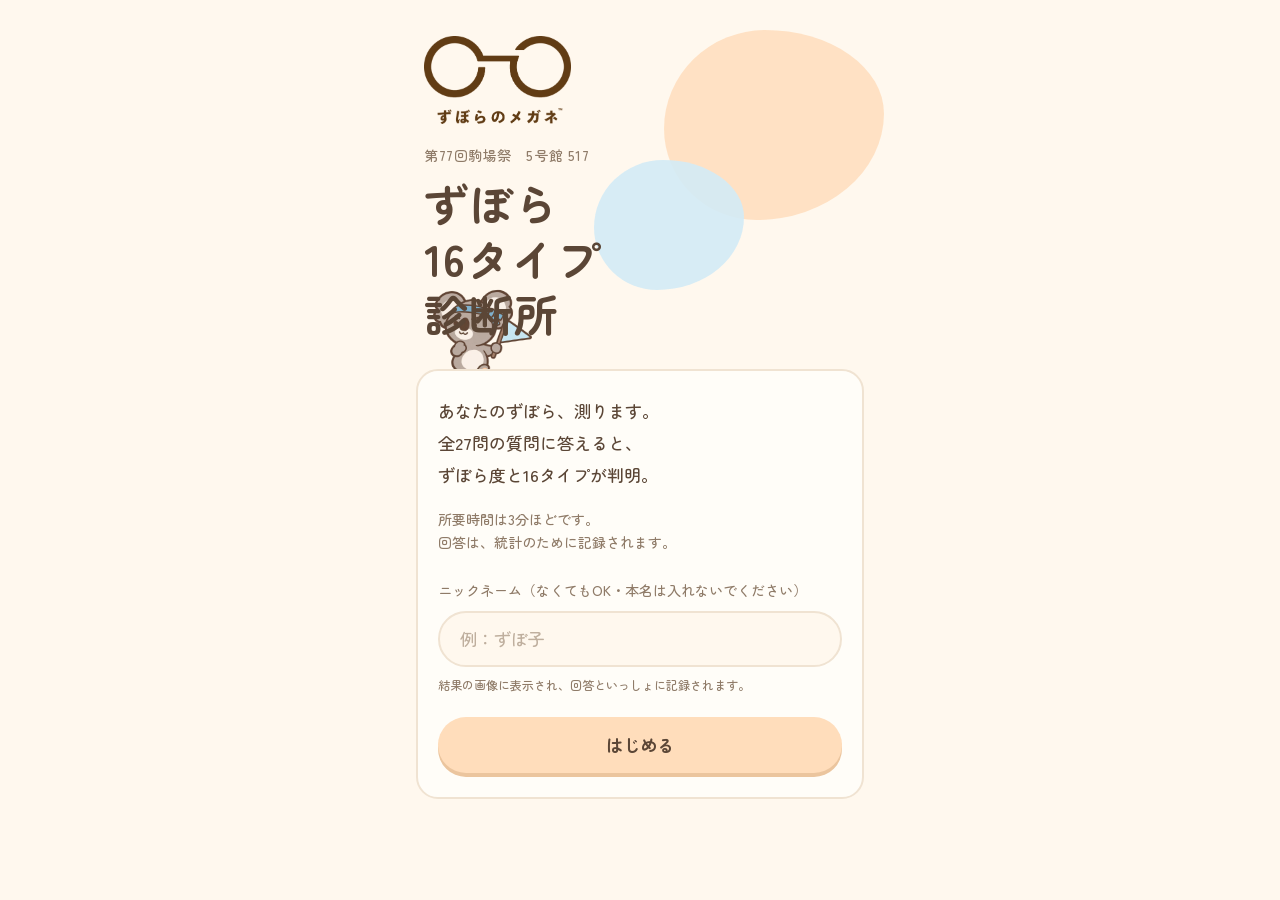
<file: index.html>
<!doctype html>
<!-- tools/build.py が index.src.html から作ったファイル。直接編集しない（2026.0.7） -->
<html lang="ja">
<head>
  <meta charset="utf-8">
  <meta name="viewport" content="width=device-width, initial-scale=1, viewport-fit=cover">
  <meta name="theme-color" content="#FFF8EE">
  <meta name="robots" content="noindex">
  <title>ずぼら16タイプ診断所</title>
  <style>@font-face {
  font-family: 'ZenMaru';
  src: url('fonts/ZenMaru-500.woff2') format('woff2');
  font-weight: 400 600;
  font-display: swap;
}
@font-face {
  font-family: 'ZenMaru';
  src: url('fonts/ZenMaru-700.woff2') format('woff2');
  font-weight: 700 900;
  font-display: swap;
}

:root {
  --bg: #FFF8EE;
  --paper: #FFFDF8;
  --line: #F0E3D2;
  --ink: #5B4636;
  --ink-soft: #8F7B68;
  --orange: #FFDDBB;
  --orange-deep: #EFA46A;
  --blue: #D3ECF7;
  --blue-deep: #7DB7D5;
  --mid: #CDBFAF;
  --radius: 22px;
  color-scheme: light;
}

* { box-sizing: border-box; }
html { -webkit-text-size-adjust: 100%; }
body {
  margin: 0;
  background: var(--bg);
  color: var(--ink);
  font-family: 'ZenMaru', 'Hiragino Maru Gothic ProN', 'Hiragino Sans', 'Noto Sans JP', sans-serif;
  font-weight: 500;
  line-height: 1.7;
  -webkit-tap-highlight-color: transparent;
}
[hidden] { display: none !important; }
.visually-hidden {
  position: absolute; width: 1px; height: 1px; overflow: hidden; clip: rect(0 0 0 0); white-space: nowrap;
}

.wrap {
  max-width: 480px;
  margin: 0 auto;
  padding: 0 16px calc(32px + env(safe-area-inset-bottom));
}

.sheet {
  background: var(--paper);
  border: 2px solid var(--line);
  border-radius: var(--radius);
  padding: 24px 20px;
}

.note { color: var(--ink-soft); font-size: 14px; margin: 12px 0 0; }
.note.small { font-size: 12px; line-height: 1.6; }
.note, .lead, .q-text { text-wrap: pretty; }

/* ボタン */
.btn {
  display: block;
  width: 100%;
  min-height: 56px;
  border: 0;
  border-radius: 999px;
  font: inherit;
  font-weight: 700;
  font-size: 17px;
  color: var(--ink);
  cursor: pointer;
  touch-action: manipulation;
  transition: transform .12s ease, background-color .2s;
}
.btn:active { transform: scale(.97); }
.btn-main { background: var(--orange); box-shadow: 0 4px 0 #EBC59E; }
.btn-main:active { box-shadow: 0 1px 0 #EBC59E; transform: translateY(3px); }
.btn-sub { background: transparent; border: 2px solid var(--line); color: var(--ink-soft); }
.btn:disabled { opacity: .6; cursor: default; }
.btn:focus-visible { outline: 3px solid var(--blue-deep); outline-offset: 3px; }

/* スタート */
.start-head {
  position: relative;
  padding: 36px 8px 28px;
}
.start-head::before,
.start-head::after {
  content: '';
  position: absolute;
  z-index: -1;
  border-radius: 46% 54% 58% 42% / 52% 44% 56% 48%;
}
.start-head::before { width: 220px; height: 190px; background: var(--orange); top: 30px; right: -20px; opacity: .8; }
.start-head::after { width: 150px; height: 130px; background: var(--blue); top: 160px; right: 120px; opacity: .9; }
.start-logo {
  display: block;
  max-width: 60%;
  max-height: 88px;
  margin: 0 0 20px;
  object-fit: contain;
}
.start-place { margin: 0 0 8px; font-size: 14px; color: var(--ink-soft); letter-spacing: .04em; }
.start-title {
  margin: 0;
  font-size: 44px;
  line-height: 1.25;
  font-weight: 700;
  letter-spacing: .02em;
}
.start-body .lead { margin: 0; font-size: 17px; line-height: 1.9; }
.start-body .note { margin: 16px 0 24px; }
.nick { display: block; margin: 0 0 22px; }
.nick-label { display: block; margin-bottom: 8px; font-size: 14px; color: var(--ink-soft); }
.nick-input {
  display: block;
  width: 100%;
  min-height: 56px;
  padding: 0 20px;
  border: 2px solid var(--line);
  border-radius: 999px;
  background: var(--bg);
  color: var(--ink);
  font: inherit;
  font-size: 17px; /* 16px未満だと iPhone が入力時に拡大する */
}
.nick-input::placeholder { color: #BFAF9E; }
.nick-input:focus { outline: none; border-color: var(--blue-deep); background: var(--paper); }
.nick-note { display: block; margin-top: 8px; font-size: 12px; color: var(--ink-soft); }
.boot-help { margin: 14px 0 0; font-size: 14px; color: #C9692A; text-wrap: pretty; }
.staff-flag {
  margin: -8px 0 20px;
  padding: 8px 14px;
  border-radius: 12px;
  background: var(--blue);
  font-size: 14px;
}

/* 落ちてくるイラスト。見出しの文字より下、背景の飾りより上に重ねる */
.fall-layer {
  /* 白いカードより上の、見出しのまわりだけを流れる（カードの後ろに隠れないように） */
  position: absolute;
  top: 0;
  bottom: 0;
  left: -16px;
  right: -16px;
  overflow: hidden;
  z-index: 0;
  pointer-events: none;
}
.fall-item {
  position: absolute;
  left: 0;
  top: 0;
  pointer-events: auto;
  touch-action: none;
  user-select: none;
  -webkit-user-select: none;
  -webkit-touch-callout: none;
  cursor: grab;
  will-change: transform;
}
.fall-item.is-held { cursor: grabbing; filter: drop-shadow(0 6px 8px rgba(91, 70, 54, .18)); }
.start-head { pointer-events: none; }
.start-logo, .start-place, .start-title { position: relative; z-index: 1; }
#start .sheet { position: relative; z-index: 1; }

/* 進捗 */
.progress {
  position: sticky;
  top: 0;
  z-index: 5;
  display: flex;
  align-items: center;
  gap: 12px;
  margin: 0 -16px 8px;
  padding: calc(12px + env(safe-area-inset-top)) 20px 12px;
  background: color-mix(in srgb, var(--bg) 92%, transparent);
  backdrop-filter: blur(6px);
  -webkit-backdrop-filter: blur(6px);
}
.progress-bar {
  flex: 1;
  height: 10px;
  border-radius: 999px;
  background: #F3E9DC;
  overflow: hidden;
}
.progress-fill {
  display: block;
  height: 100%;
  width: 0;
  border-radius: inherit;
  background: var(--blue-deep);
  transition: width .3s ease;
}
.progress-text { margin: 0; font-size: 14px; color: var(--ink-soft); font-variant-numeric: tabular-nums; min-width: 52px; text-align: right; }

/* 設問 */
.questions { list-style: none; margin: 0; padding: 0; }
.q {
  background: var(--paper);
  border: 2px solid var(--line);
  border-radius: var(--radius);
  padding: 22px 10px 14px;
  margin: 0 0 14px;
  transition: opacity .25s ease, border-color .25s ease;
  scroll-margin-top: 90px;
}
.q.is-dim { opacity: .45; }
.q.is-active { border-color: #E9CFAF; }
.q.is-missing { animation: nudge .4s ease 2; border-color: var(--orange-deep); }
@keyframes nudge {
  0%, 100% { transform: translateX(0); }
  30% { transform: translateX(-5px); }
  70% { transform: translateX(5px); }
}
.q-text { margin: 0 6px 18px; font-size: 17px; line-height: 1.75; }
.q-no { display: inline-block; min-width: 1.8em; color: var(--ink-soft); font-size: 14px; }

/* 7つのマスを同じ幅にして、丸は必ずマスの中央・マスより小さく収める */
.scale {
  display: grid;
  grid-template-columns: repeat(7, 1fr);
  align-items: center;
}
.dot {
  min-width: 0;
  height: 56px;
  padding: 0;
  border: 0;
  background: none;
  display: grid;
  place-items: center;
  cursor: pointer;
  touch-action: manipulation;
}
.dot::before {
  content: '';
  display: block;
  box-sizing: border-box;
  width: min(calc(var(--k) * 100%), calc(var(--k) * 50px));
  aspect-ratio: 1;
  border-radius: 50%;
  border: 3px solid var(--c);
  background: var(--paper);
  transition: background-color .15s ease, transform .15s ease;
}
.dot:active::before { transform: scale(.9); }
.dot[aria-checked='true']::before { background: var(--c); }
.dot:focus-visible { outline: none; }
.dot:focus-visible::before { box-shadow: 0 0 0 4px var(--blue); }

/* 両端が大きく中央が小さい（マスの幅に対する割合）。左＝賛成（橙）、右＝反対（水色） */
.dot[data-v='6'], .dot[data-v='0'] { --k: .88; }
.dot[data-v='5'], .dot[data-v='1'] { --k: .72; }
.dot[data-v='4'], .dot[data-v='2'] { --k: .57; }
.dot[data-v='3'] { --k: .42; --c: var(--mid); }
.dot[data-v='6'], .dot[data-v='5'], .dot[data-v='4'] { --c: var(--orange-deep); }
.dot[data-v='2'], .dot[data-v='1'], .dot[data-v='0'] { --c: var(--blue-deep); }

.scale-labels {
  display: flex;
  justify-content: space-between;
  padding: 2px 2px 0;
  font-size: 13px;
}
.scale-labels .agree { color: #D98A4E; }
.scale-labels .disagree { color: #5E9DBE; }

.pager {
  display: grid;
  grid-template-columns: 1fr 2fr;
  gap: 12px;
  margin-top: 24px;
}
.pager .btn-sub[hidden] + .btn-main { grid-column: 1 / -1; }

/* 結果 */
#result { padding-top: 20px; }
.result-figure {
  position: relative;
  aspect-ratio: 4 / 5;
  border-radius: 28px;
  overflow: hidden;
}
.result-figure img {
  display: block;
  width: 100%;
  height: 100%;
  -webkit-touch-callout: default;
}
.result-figure img:not([src]) { visibility: hidden; }
.result-wait {
  position: absolute;
  inset: 0;
  display: grid;
  place-items: center;
  margin: 0;
  color: var(--ink-soft);
}
/* 会場でのお願い（シール集計とエピソード） */
.venue-ask {
  margin-top: 18px;
  padding: 16px 18px;
  border-radius: var(--radius);
  background: var(--paper);
  border: 2px dashed var(--orange-deep);
  font-size: 16px;
  line-height: 1.75;
  text-wrap: pretty;
}
.venue-ask p { margin: 0; }
.venue-ask p + p { margin-top: 8px; }
.venue-ask b { color: #C9692A; }
/* 駒場祭公式サイトの企画ページ（投票）へのリンク */
.vote { margin-top: 14px; text-align: center; }
.vote p { margin: 0 0 10px; font-size: 16px; }
.vote b { color: #5E9DBE; }
.btn-vote { display: flex; align-items: center; justify-content: center; text-decoration: none; background: var(--blue); box-shadow: 0 4px 0 #B5D8EA; }
.btn-vote:active { box-shadow: 0 1px 0 #B5D8EA; transform: translateY(3px); }
.result-actions { margin-top: 20px; text-align: center; }
.result-actions .btn-sub { margin-top: 24px; }

@media (prefers-reduced-motion: reduce) {
  * { transition: none !important; animation: none !important; scroll-behavior: auto !important; }
}
</style>
</head>
<body>
  <main class="wrap">

    <section id="start" class="screen">
      <div class="start-head">
        <div class="fall-layer" id="fall-layer" aria-hidden="true"></div>
        <img class="start-logo" id="start-logo" alt="ずぼらのメガネ" hidden>
        <p class="start-place">第77回駒場祭　5号館 517</p>
        <h1 class="start-title">ずぼら<br>16タイプ<br>診断所</h1>
      </div>
      <div class="sheet start-body">
        <p class="lead">あなたのずぼら、測ります。<br>全27問の質問に答えると、<br>ずぼら度と16タイプが判明。</p>
        <p class="note">所要時間は3分ほどです。<br>回答は、統計のために記録されます。</p>
        <label class="nick" for="nickname">
          <span class="nick-label">ニックネーム（なくてもOK・本名は入れないでください）</span>
          <input id="nickname" class="nick-input" type="text" maxlength="10" autocomplete="off" autocapitalize="off" spellcheck="false" enterkeyhint="go" placeholder="例：ずぼ子">
          <span class="nick-note">結果の画像に表示され、回答といっしょに記録されます。</span>
        </label>
        <p class="staff-flag" hidden>スタッフ入力モード（紙と同じ順番）</p>
        <button type="button" class="btn btn-main" id="btn-start" disabled>読み込み中…</button>
        <p class="boot-help" id="boot-help" hidden>うまく始まらないときは、ページを再読み込みしてください。<br>それでもだめなら、Safari か Chrome で開き直してください。</p>
      </div>
    </section>

    <section id="quiz" class="screen" hidden>
      <header class="progress" aria-live="polite">
        <div class="progress-bar"><span class="progress-fill"></span></div>
        <p class="progress-text"><span id="progress-count">0</span> / 27</p>
      </header>
      <ol class="questions" id="questions"></ol>
      <div class="pager">
        <button type="button" class="btn btn-sub" id="btn-back">もどる</button>
        <button type="button" class="btn btn-main" id="btn-next">次へ</button>
      </div>
    </section>

    <section id="result" class="screen" hidden>
      <h2 class="visually-hidden">診断結果</h2>
      <div class="result-figure">
        <img id="result-img" alt="">
        <p class="result-wait" id="result-wait">集計しています</p>
      </div>
      <div class="venue-ask">
        <p>自分の該当するずぼらタイプのイラストの下に<b>シールを貼ってください</b>。</p>
        <p>自分の<b>ずぼらエピソード</b>の共有もお願いします！</p>
      </div>
      <div class="vote">
        <p>楽しんでいただけたら、ぜひ<b>投票</b>お願いします！</p>
        <a class="btn btn-vote" href="https://www.komabasai.net/77/project/428/" target="_blank" rel="noopener">駒場祭公式サイトで投票する</a>
      </div>
      <div class="result-actions">
        <button type="button" class="btn btn-main" id="btn-share">画像を保存・シェア</button>
        <p class="note">画像を長押ししても保存できます。</p>
        <p class="note small">※この偏差値は推定分布に基づく簡易的なものです。<br>本診断は学術的な心理検査ではなく、企画として楽しむものです。</p>
        <button type="button" class="btn btn-sub" id="btn-again">はじめからやり直す</button>
      </div>
    </section>

    <noscript><p class="sheet">このページを使うには JavaScript を有効にしてください。</p></noscript>
  </main>

  <template id="tpl-question">
    <li class="q">
      <p class="q-text"><span class="q-no"></span><span class="q-body"></span></p>
      <div class="scale" role="radiogroup">
        <!-- 左端「そう思う」=6 … 右端「そう思わない」=0 -->
      </div>
      <div class="scale-labels" aria-hidden="true"><span class="agree">そう思う</span><span class="disagree">そう思わない</span></div>
    </li>
  </template>

  <script type="module">var O=[{id:"A1-1",axis:"A1",reverse:!1,text:"\u4EBA\u524D\u3067\u306F\u3061\u3083\u3093\u3068\u3057\u3066\u3044\u308B\u4EBA\u3060\u3068\u601D\u308F\u308C\u3066\u3044\u308B\u81EA\u4FE1\u304C\u3042\u308B"},{id:"A1-2",axis:"A1",reverse:!1,text:"\u554F\u984C\u304C\u751F\u3058\u305F\u3068\u304D\u3001\u4EBA\u306B\u76F8\u8AC7\u305B\u305A\u4E00\u4EBA\u3067\u62B1\u3048\u8FBC\u3080\u307B\u3046\u3060"},{id:"A1-3",axis:"A1",reverse:!0,text:"\u81EA\u5206\u306E\u5931\u6557\u8AC7\u3092\u8A71\u3059\u3053\u3068\u306B\u62B5\u6297\u306F\u306A\u3044"},{id:"A2-1",axis:"A2",reverse:!1,text:"\u81EA\u5206\u306E\u8208\u5473\u5206\u91CE\u306B\u306F\u52AA\u529B\u3092\u60DC\u3057\u307E\u306A\u3044"},{id:"A2-2",axis:"A2",reverse:!1,text:"\u597D\u304D\u306A\u4EBA\u306B\u4F1A\u3046\u305F\u3081\u306A\u3089\u3001\u3069\u3093\u306A\u306B\u9762\u5012\u306A\u3053\u3068\u3067\u3082\u9811\u5F35\u308C\u308B"},{id:"A2-3",axis:"A2",reverse:!0,text:"\u8208\u5473\u306E\u306A\u3044\u3053\u3068\u306B\u3082\u71B1\u610F\u3092\u6301\u3063\u3066\u53D6\u308A\u7D44\u3080"},{id:"A3-1",axis:"A3",reverse:!1,text:"\u4F55\u304B\u306E\u7BC0\u76EE\u3054\u3068\u306B\u3001\u81EA\u5206\u306E\u751F\u6D3B\u306B\u3064\u3044\u3066\u306E\u76EE\u6A19\u3092\u7ACB\u3066\u304C\u3061\u3060"},{id:"A3-2",axis:"A3",reverse:!1,text:"\u81EA\u5206\u306F\u4ED6\u4EBA\u306E\u6307\u6458\u3092\u7D20\u76F4\u306B\u53D7\u3051\u5165\u308C\u3089\u308C\u308B\u30BF\u30A4\u30D7\u3060\u3068\u601D\u3046"},{id:"A3-3",axis:"A3",reverse:!0,text:"\u300C\u305A\u307C\u3089\u300D\u306F\u81EA\u5206\u306E\u6301\u3061\u5473\u3067\u3042\u3063\u3066\u3001\u5F31\u307F\u3067\u306F\u306A\u3044"},{id:"A4-1",axis:"A4",reverse:!0,text:"\u4F55\u304B\u3092\u59CB\u3081\u3088\u3046\u3068\u3059\u308B\u524D\u306B\u3001\u3068\u308A\u3042\u3048\u305A\u3060\u3089\u3051\u308B\u3053\u3068\u304C\u591A\u3044"},{id:"A4-2",axis:"A4",reverse:!1,text:"\u3084\u3089\u306A\u3044\u3068\u3044\u3051\u306A\u3044\u3053\u3068\u306F\u3001\u59CB\u3081\u306A\u3044\u3068\u3044\u3046\u3088\u308A\u59CB\u3081\u3066\u3082\u96C6\u4E2D\u3067\u304D\u306A\u3044\u30BF\u30A4\u30D7\u3060"},{id:"A4-3",axis:"A4",reverse:!0,text:"\u6C17\u3065\u3044\u305F\u3089\u4F55\u3082\u624B\u3092\u4ED8\u3051\u306A\u3044\u307E\u307E\u6DF1\u591C\u306B\u306A\u3063\u3066\u3044\u308B\u3053\u3068\u304C\u3088\u304F\u3042\u308B"},{id:"Z-1",axis:"Z",reverse:!0,text:"\u8AB2\u984C\u3084\u4ED5\u4E8B\u306F\u3001\u7DE0\u3081\u5207\u308A\u3088\u308A\u524D\u306B\u4F59\u88D5\u3092\u3082\u3063\u3066\u7D42\u308F\u3089\u305B\u3066\u3044\u308B"},{id:"Z-2",axis:"Z",reverse:!1,text:"\u98DF\u6750\u306E\u8CDE\u5473\u671F\u9650\u30FB\u6D88\u8CBB\u671F\u9650\u3092\u904E\u304E\u3066\u3057\u307E\u3046\u3053\u3068\u304C\u3088\u304F\u3042\u308B"},{id:"Z-3",axis:"Z",reverse:!0,text:"\u6D17\u6FEF\u7269\u306F\u4E7E\u3044\u305F\u3089\u3059\u3050\u306B\u7573\u3093\u3067\u3057\u307E\u3063\u3066\u3044\u308B"},{id:"Z-4",axis:"Z",reverse:!1,text:"\u76EE\u899A\u307E\u3057\u6642\u8A08\u3092\u4F55\u91CD\u306B\u3082\u304B\u3051\u3066\u3044\u308B"},{id:"Z-5",axis:"Z",reverse:!1,text:"\u300C\u3053\u306E\u6642\u9593\u306B\u306A\u3063\u305F\u3089\u59CB\u3081\u3088\u3046\u300D\u3067\u59CB\u3081\u3089\u308C\u306A\u3044\u3053\u3068\u304C\u591A\u3044"},{id:"Z-6",axis:"Z",reverse:!1,text:"\u6BCE\u65E5\u540C\u3058\u6642\u9593\u306B\u540C\u3058\u3053\u3068\u3092\u3059\u308B\u306E\u306F\u82E6\u624B\u3060"},{id:"Z-7",axis:"Z",reverse:!1,text:"\u6C17\u3065\u3044\u305F\u3089\u30B4\u30DF\u304C\u90E8\u5C4B\u4E2D\u306B\u305F\u307E\u3063\u3066\u3044\u308B"},{id:"Z-8",axis:"Z",reverse:!0,text:"\u304A\u98A8\u5442\u306E\u3042\u3068\u306F\u3001\u9AEA\u3092\u304D\u3061\u3093\u3068\u4E7E\u304B\u3057\u3066\u304B\u3089\u5BDD\u308B"},{id:"Z-9",axis:"Z",reverse:!1,text:"\u76F8\u624B\u65B9\u306B\u8A00\u308F\u308C\u308B\u307E\u3067\u4E88\u5B9A\u3092\u5FD8\u308C\u3066\u3044\u308B\u3053\u3068\u304C\u591A\u3044"},{id:"Z-10",axis:"Z",reverse:!1,text:"\u4F7F\u3063\u3066\u3044\u306A\u3044\u30B5\u30FC\u30D3\u30B9\u306E\u5B9A\u671F\u8CFC\u5165\u89E3\u9664\u3092\u5FD8\u308C\u304C\u3061\u3060"},{id:"Z-11",axis:"Z",reverse:!0,text:"\u4F11\u307F\u306E\u65E5\u3067\u3082\u3001\u5E73\u65E5\u3068\u540C\u3058\u304F\u3089\u3044\u306E\u6642\u9593\u306B\u8D77\u304D\u3066\u3044\u308B"},{id:"Z-12",axis:"Z",reverse:!0,text:"\u6574\u7406\u6574\u9813\u306F\u5F97\u610F\u306A\u307B\u3046\u3060"},{id:"Z-13",axis:"Z",reverse:!0,text:"\u5C4A\u3044\u305F\u30E1\u30FC\u30EB\u3084\u30E1\u30C3\u30BB\u30FC\u30B8\u306F\u306A\u308B\u3079\u304F\u65E9\u304F\u8FD4\u3059"},{id:"Z-14",axis:"Z",reverse:!0,text:"\u5927\u4E8B\u306A\u3082\u306E\u306F\u306A\u304F\u3055\u306A\u3044\u81EA\u4FE1\u304C\u3042\u308B"},{id:"Z-15",axis:"Z",reverse:!1,text:"\u81EA\u5206\u306F\u305A\u307C\u3089\u3060\u3068\u601D\u3046"}],G="Z-15",ce=["Z-3","A2-1","Z-9","A4-2","Z-12","A1-3","Z-5","A3-1","Z-14","A1-1","Z-7","A4-3","Z-2","A2-3","Z-11","A3-3","Z-6","A4-1","Z-13","A2-2","Z-1","A1-2","Z-10","A3-2","Z-8","Z-4","Z-15"],N=9;var R={risu:{label:"\u30EA\u30B9",stray:!1,focus:!0},koala:{label:"\u30B3\u30A2\u30E9",stray:!1,focus:!1},tanuki:{label:"\u305F\u306C\u304D",stray:!0,focus:!0},neko:{label:"\u306D\u3053",stray:!0,focus:!1}},de=[{id:"01",animal:"risu",hide:!0,improve:!0,name:"\u9670\u3067\u9811\u5F35\u308B\u30EA\u30B9",desc:"\u597D\u304D\u306A\u3053\u3068\u306E\u305F\u3081\u306A\u3089\u8AB0\u3088\u308A\u3082\u52D5\u3051\u308B\u306E\u306B\u3001\u305D\u308C\u4EE5\u5916\u306F\u3074\u305F\u308A\u3068\u6B62\u307E\u3063\u3066\u3057\u307E\u3046\u3002\u3057\u304B\u3082\u9811\u5F35\u3063\u3066\u3044\u308B\u59FF\u306F\u3042\u307E\u308A\u898B\u305B\u305F\u304F\u306A\u3044\u30BF\u30A4\u30D7\u3002\u300C\u6C17\u3065\u3044\u305F\u3089\u76F4\u3063\u3066\u305F\u300D\u3092\u5BC6\u304B\u306B\u76EE\u6307\u3057\u3066\u3044\u308B\u3002"},{id:"02",animal:"risu",hide:!0,improve:!1,name:"\u5B8C\u5168\u9632\u5FA1\u578B\u30EA\u30B9",desc:"\u597D\u304D\u306A\u3053\u3068\u4EE5\u5916\u306F\u5FB9\u5E95\u7684\u306B\u52D5\u304B\u306A\u3044\u3057\u3001\u305D\u308C\u3092\u76F4\u305D\u3046\u3068\u3082\u601D\u3063\u3066\u3044\u306A\u3044\u3002\u3067\u3082\u4EBA\u524D\u3067\u306F\u30DC\u30ED\u3092\u51FA\u3055\u306A\u3044\u3002\u5B88\u308A\u306E\u59FF\u52E2\u304C\u5B8C\u74A7\u3059\u304E\u3066\u3001\u9006\u306B\u4F55\u3092\u8003\u3048\u3066\u3044\u308B\u304B\u8AAD\u3081\u306A\u3044\u3002"},{id:"03",animal:"risu",hide:!1,improve:!0,name:"\u767A\u4FE1\u7CFB\u30EA\u30B9",desc:"\u8208\u5473\u306E\u3042\u308B\u3053\u3068\u306B\u306F\u5168\u529B\u3001\u305D\u308C\u4EE5\u5916\u306F\u5802\u3005\u3068\u5F8C\u56DE\u3057\u3002\u3057\u304B\u3082\u300C\u3053\u308C\u304B\u3089\u76F4\u3057\u307E\u3059\u300D\u3068\u5468\u308A\u306B\u5BA3\u8A00\u3059\u308B\u30BF\u30A4\u30D7\u3002\u6709\u8A00\u5B9F\u884C\u3067\u304D\u308B\u304B\u306F\u3001\u307E\u305F\u5225\u306E\u8A71\u3002"},{id:"04",animal:"risu",hide:!1,improve:!1,name:"\u76F4\u9032\u578B\u30EA\u30B9",desc:"\u597D\u304D\u306A\u3053\u3068\u4EE5\u5916\u306F\u52D5\u304B\u306A\u3044\u81EA\u5206\u3092\u3001\u96A0\u3057\u3082\u3057\u306A\u3051\u308C\u3070\u6C17\u306B\u3082\u3057\u3066\u3044\u306A\u3044\u3002\u300C\u3053\u308C\u304C\u81EA\u5206\u306E\u30DA\u30FC\u30B9\u300D\u3092\u5730\u3067\u884C\u304F\u3002\u5468\u308A\u306B\u4F55\u3068\u8A00\u308F\u308C\u3066\u3082\u3001\u6728\u306E\u5B9F\u3092\u96C6\u3081\u308B\u624B\u306F\u6B62\u3081\u306A\u3044\u3002"},{id:"05",animal:"koala",hide:!0,improve:!0,name:"\u30B3\u30BD\u7DF4\u30B3\u30A2\u30E9",desc:"\u5168\u4F53\u7684\u306B\u4F4E\u71C3\u8CBB\u30E2\u30FC\u30C9\u3060\u304C\u3001\u5B9F\u306F\u300C\u305D\u308D\u305D\u308D\u76F4\u3055\u306A\u304D\u3083\u300D\u3068\u4E00\u4EBA\u3067\u601D\u3063\u3066\u3044\u308B\u3002\u7701\u30A8\u30CD\u306A\u308A\u306B\u53CD\u7701\u306F\u3057\u3066\u3044\u308B\u3001\u3068\u3044\u3046\u306E\u304C\u30DD\u30A4\u30F3\u30C8\u3002\u4EBA\u306B\u306F\u898B\u305B\u306A\u3044\u30B3\u30BD\u7DF4\u3092\u3001\u4ECA\u65E5\u3082\u3069\u3053\u304B\u3067\u3084\u3063\u3066\u3044\u308B\u304B\u3082\u3057\u308C\u306A\u3044\u3002"},{id:"06",animal:"koala",hide:!0,improve:!1,name:"\u5FCD\u8005\u30BF\u30A4\u30D7\u30B3\u30A2\u30E9",desc:"\u4F55\u3092\u3059\u308B\u306B\u3082\u52D5\u304B\u306A\u3044\u30BF\u30A4\u30D7\u3060\u304C\u3001\u305D\u308C\u3092\u8868\u306B\u306F\u51FA\u3055\u306A\u3044\u3002\u3080\u3057\u308D\u4F55\u3092\u3057\u3066\u3044\u308B\u306E\u304B\u5468\u308A\u306B\u306F\u5168\u304F\u5206\u304B\u3089\u306A\u3044\u3002\u6C17\u914D\u3092\u6D88\u3059\u306E\u304C\u5F97\u610F\u3059\u304E\u3066\u3001\u672C\u4EBA\u3059\u3089\u6C17\u3065\u304B\u308C\u3066\u3044\u308B\u3053\u3068\u306B\u6C17\u3065\u3044\u3066\u3044\u306A\u3044\u3002"},{id:"07",animal:"koala",hide:!1,improve:!0,name:"\u524D\u5411\u304D\u30B3\u30A2\u30E9",desc:"\u57FA\u672C\u306F\u7701\u30A8\u30CD\u904B\u8EE2\u3060\u304C\u3001\u300C\u76F4\u3057\u305F\u3044\u300D\u3068\u3044\u3046\u6C17\u6301\u3061\u3060\u3051\u306F\u96A0\u3055\u305A\u516C\u8A00\u3057\u3066\u3044\u308B\u3002\u52D5\u304B\u306A\u3044\u306A\u308A\u306B\u524D\u3092\u5411\u3044\u3066\u3044\u308B\u306E\u304C\u6551\u3044\u3002\u76EE\u6A19\u3092\u7ACB\u3066\u308B\u3068\u3053\u308D\u307E\u3067\u306F\u3001\u8AB0\u3088\u308A\u3082\u65E9\u3044\u3002"},{id:"08",animal:"koala",hide:!1,improve:!1,name:"\u30CE\u30FC\u30AC\u30FC\u30C9\u30B3\u30A2\u30E9",desc:"\u5168\u65B9\u4F4D\u3067\u52D5\u304B\u306A\u3044\u3053\u3068\u3092\u3001\u96A0\u3057\u3082\u3057\u306A\u3051\u308C\u3070\u6C17\u306B\u3082\u3057\u3066\u3044\u306A\u3044\u3002\u5802\u3005\u3068\u3057\u305F\u7701\u30A8\u30CD\u30E9\u30A4\u30D5\u3092\u9001\u3063\u3066\u3044\u308B\u3002\u30B3\u30A2\u30E9\u304C\u4E00\u65E520\u6642\u9593\u7720\u308B\u3088\u3046\u306B\u3001\u4F11\u3080\u3053\u3068\u306B\u5168\u304F\u7F6A\u60AA\u611F\u304C\u306A\u3044\u3002"},{id:"09",animal:"tanuki",hide:!0,improve:!0,name:"\u81EA\u4E3B\u30C8\u30EC\u4E2D\u305F\u306C\u304D",desc:"\u597D\u304D\u306A\u5206\u91CE\u3067\u306F\u9A5A\u304F\u307B\u3069\u5668\u7528\u306B\u7ACB\u3061\u56DE\u308B\u304C\u3001\u305D\u308C\u4EE5\u5916\u306F\u59CB\u3081\u3066\u3082\u6C17\u3065\u3051\u3070\u8131\u7DDA\u3057\u3066\u3044\u308B\u3002\u3057\u304B\u3082\u672C\u4EBA\u306F\u3053\u3063\u305D\u308A\u7DF4\u7FD2\u4E2D\u306E\u3064\u3082\u308A\u3002\u5F97\u610F\u5206\u91CE\u306E\u5316\u3051\u3063\u3077\u308A\u306F\u3001\u8AB0\u306B\u3082\u6C17\u3065\u304B\u308C\u306A\u3044\u52AA\u529B\u306E\u8CDC\u7269\u3002"},{id:"10",animal:"tanuki",hide:!0,improve:!1,name:"\u64EC\u614B\u578B\u305F\u306C\u304D",desc:"\u5F97\u610F\u5206\u91CE\u3067\u306F\u5B8C\u74A7\u306B\u5316\u3051\u3089\u308C\u308B\u306E\u306B\u3001\u305D\u308C\u4EE5\u5916\u306F\u59CB\u3081\u305F\u77AC\u9593\u306B\u5225\u306E\u3053\u3068\u3078\u9038\u308C\u3066\u3044\u304F\u3002\u3057\u304B\u3082\u305D\u308C\u3092\u76F4\u3059\u6C17\u306F\u3042\u307E\u308A\u306A\u3044\u3002\u5468\u308A\u304B\u3089\u306F\u300C\u5668\u7528\u306A\u306E\u306B\u3001\u306A\u305C\u300D\u3068\u601D\u308F\u308C\u3066\u3044\u308B\u3002"},{id:"11",animal:"tanuki",hide:!1,improve:!0,name:"\u304C\u3093\u3070\u308A\u4E2D\u305F\u306C\u304D",desc:"\u5F97\u610F\u5206\u91CE\u306F\u5DE7\u307F\u306B\u3053\u306A\u3059\u304C\u3001\u305D\u308C\u4EE5\u5916\u306F\u8131\u7DDA\u3057\u304C\u3061\u3002\u305F\u3060\u3057\u300C\u76F4\u3057\u305F\u3044\u300D\u3068\u3044\u3046\u6C17\u6301\u3061\u306F\u96A0\u3055\u305A\u53E3\u306B\u51FA\u3059\u3002\u5BA3\u8A00\u3060\u3051\u306F\u4E00\u4E01\u524D\u3001\u3068\u3044\u3046\u306E\u304C\u3053\u306E\u30BF\u30A4\u30D7\u306E\u611B\u5B0C\u3002"},{id:"12",animal:"tanuki",hide:!1,improve:!1,name:"\u3042\u308A\u306E\u307E\u307E\u305F\u306C\u304D",desc:"\u5F97\u610F\u5206\u91CE\u3067\u5316\u3051\u308B\u306E\u306F\u5F97\u610F\u3060\u304C\u3001\u305D\u308C\u4EE5\u5916\u306F\u3059\u3050\u5225\u306E\u3053\u3068\u306B\u6C17\u3092\u53D6\u3089\u308C\u308B\u3002\u305D\u308C\u3092\u96A0\u3057\u3082\u3057\u306A\u3051\u308C\u3070\u3001\u76F4\u305D\u3046\u3068\u3082\u601D\u3063\u3066\u3044\u306A\u3044\u3002\u5316\u3051\u306E\u76AE\u3082\u3001\u8131\u7DDA\u7656\u3082\u3001\u307E\u308B\u3054\u3068\u81EA\u5206\u3060\u3068\u601D\u3063\u3066\u3044\u308B\u3002"},{id:"13",animal:"neko",hide:!0,improve:!0,name:"\u3053\u3063\u305D\u308A\u7CFB\u306D\u3053",desc:"\u4F55\u3092\u3084\u3063\u3066\u3082\u6C17\u3065\u3051\u3070\u5225\u306E\u3053\u3068\u3092\u3057\u3066\u3044\u308B\u304C\u3001\u5FC3\u306E\u4E2D\u3067\u306F\u300C\u305D\u308D\u305D\u308D\u76F4\u3057\u305F\u3044\u300D\u3068\u601D\u3063\u3066\u3044\u308B\u3002\u305F\u3060\u3057\u305D\u308C\u3092\u4EBA\u306B\u306F\u898B\u305B\u306A\u3044\u3002\u6C17\u307E\u3050\u308C\u306A\u884C\u52D5\u306E\u88CF\u306B\u3001\u610F\u5916\u3068\u771F\u9762\u76EE\u306A\u4E00\u9762\u304C\u96A0\u308C\u3066\u3044\u308B\u3002"},{id:"14",animal:"neko",hide:!0,improve:!1,name:"\u79D8\u5BC6\u4E3B\u7FA9\u306E\u306D\u3053",desc:"\u8208\u5473\u306E\u5BFE\u8C61\u304C\u6B21\u3005\u306B\u79FB\u308A\u3001\u4F55\u3082\u6700\u5F8C\u307E\u3067\u3084\u308A\u5207\u3089\u306A\u3044\u3002\u305D\u308C\u3092\u76F4\u3059\u6C17\u3082\u3042\u307E\u308A\u306A\u3044\u304C\u3001\u305D\u3082\u305D\u3082\u3042\u307E\u308A\u4EBA\u306B\u898B\u305B\u3066\u3044\u306A\u3044\u3002\u30DE\u30A4\u30DA\u30FC\u30B9\u3092\u8CAB\u304F\u59FF\u306F\u3001\u307E\u3055\u306B\u732B\u3089\u3057\u3044\u3068\u8A00\u3048\u308B\u3002"},{id:"15",animal:"neko",hide:!1,improve:!0,name:"\u884C\u9032\u4E2D\u306D\u3053",desc:"\u6C17\u5206\u6B21\u7B2C\u3067\u3042\u3061\u3053\u3061\u306B\u8208\u5473\u304C\u79FB\u308B\u3053\u3068\u3092\u3001\u5802\u3005\u3068\u516C\u8A00\u3057\u3066\u3044\u308B\u3002\u3057\u304B\u3082\u300C\u76F4\u3057\u305F\u3044\u300D\u3068\u3044\u3046\u6C17\u6301\u3061\u3082\u96A0\u3055\u306A\u3044\u3002\u5BA3\u8A00\u306F\u3059\u308B\u304C\u3001\u6B21\u306E\u77AC\u9593\u306B\u306F\u5225\u306E\u65B9\u5411\u306B\u6B69\u304D\u51FA\u3057\u3066\u3044\u308B\u304B\u3082\u3057\u308C\u306A\u3044\u3002"},{id:"16",animal:"neko",hide:!1,improve:!1,name:"\u6211\u304C\u9053\u76F4\u9032\u306D\u3053",desc:"\u4F55\u3092\u3057\u3066\u3082\u6C17\u3065\u3051\u3070\u8131\u7DDA\u3057\u3066\u3044\u308B\u304C\u3001\u305D\u308C\u3092\u5168\u304F\u96A0\u3055\u306A\u3044\u3057\u3001\u76F4\u3059\u6C17\u3082\u306A\u3044\u3002\u958B\u304D\u76F4\u308A\u306E\u6975\u81F4\u3068\u3082\u8A00\u3048\u308B\u3002\u305A\u307C\u3089\u306E\u5B8C\u6210\u5F62\u3068\u3057\u3066\u3001\u5802\u3005\u3068\u80F8\u3092\u5F35\u3063\u3066\u3044\u3044\u3002"}];var fe="2026.0.7",ue={mean:45,sd:20,min:20,max:80,digits:1},me={A1:10,A2:13,A3:10,A4:10},pe=10,H="https://script.google.com/macros/s/AKfycbxvisfnuhw1GRnsxjgtwrRsMuwxJYWWa9SUpEUs3E1ELSkiQhYj2SOyhGl3EWql_zHW/exec",Q=["01","02","03","04","05","06","07","08","09","10","11","12","13","14","15","16"],V="webp",D="assets/logo.png",he={title:"\u305A\u307C\u308916\u30BF\u30A4\u30D7\u8A3A\u65AD\u6240",place:"\u7B2C77\u56DE\u99D2\u5834\u796D\u300011/21\uFF08\u571F\uFF095\u53F7\u9928 517\u6559\u5BA4"};function $e(e,t){return e.reverse?6-t:t}function _e(e){let t={A1:0,A2:0,A3:0,A4:0},n=0;for(let r of O){let o=e[r.id];if(!Number.isInteger(o)||o<0||o>6)throw new Error("\u56DE\u7B54\u304C\u4E0D\u6B63\u3067\u3059: ".concat(r.id,"=").concat(o));let l=$e(r,o);r.axis==="Z"?n+=l:t[r.axis]+=l}return{axes:t,zuboraRaw:n}}function z(e,t="A1"){return e>=me[t]}function qe({hide:e,improve:t,stray:n,focus:r}){let o=Object.keys(R).find(l=>R[l].stray===n&&R[l].focus===r);return de.find(l=>l.animal===o&&l.hide===e&&l.improve===t)}function We(e){return qe({hide:z(e.A1,"A1"),focus:z(e.A2,"A2"),improve:z(e.A3,"A3"),stray:z(e.A4,"A4")})}function Xe(e){return pe+e}function je(e,t=ue){let n=50+10*(e-t.mean)/t.sd,r=Math.min(t.max,Math.max(t.min,n)),o=10**t.digits;return Math.round(r*o)/o}function xe(e){let{axes:t,zuboraRaw:n}=_e(e),r=We(t);return{axes:t,zuboraRaw:n,zuboraPercent:Xe(n),deviation:je(n),type:r}}function ge({fixed:e=!1,random:t=Math.random}={}){if(e)return[...ce];let n=O.map(r=>r.id).filter(r=>r!==G);for(let r=n.length-1;r>0;r--){let o=Math.floor(t()*(r+1));[n[r],n[o]]=[n[o],n[r]]}return n.push(G),n}var C=1080,J=1350,g={bg:"#FFF8EE",paper:"#FFFDF8",line:"#F0E3D2",ink:"#5B4636",inkSoft:"#8F7B68",orange:"#FFDDBB",orangeDeep:"#EFA46A",blue:"#D3ECF7",blueDeep:"#7DB7D5",faint:"#EADBC8"},Ye="'ZenMaru', 'Hiragino Maru Gothic ProN', 'Hiragino Sans', sans-serif",p=(e,t)=>"".concat(e," ").concat(t,"px ").concat(Ye),Ge="\u3001\u3002\uFF0C\uFF0E\u30FB\uFF1A\uFF1B\uFF1F\uFF01\u30FC\u2026\u300D\u300F\uFF09\u3009\u300B\u3011\u3083\u3085\u3087\u3063\u3041\u3043\u3045\u3047\u3049\u30E3\u30E5\u30E7\u30C3\u30A1\u30A3\u30A5\u30A7\u30A9";async function K(){if(document.fonts)try{await Promise.all([document.fonts.load(p(500,40),"\u305A\u307C\u3089"),document.fonts.load(p(700,40),"\u305A\u307C\u3089")])}catch{}}function $(e,t,n,r,o,l){e.beginPath(),e.moveTo(t+l,n),e.arcTo(t+r,n,t+r,n+o,l),e.arcTo(t+r,n+o,t,n+o,l),e.arcTo(t,n+o,t,n,l),e.arcTo(t,n,t+r,n,l),e.closePath()}function Ae(e,t,n,r,o,l,c){e.save(),e.fillStyle=l,e.beginPath();let i=c.length,f=c.map((A,w)=>{let v=w/i*Math.PI*2;return[t+Math.cos(v)*r*A,n+Math.sin(v)*o*A]});for(let A=0;A<i;A++){let[w,v]=f[A],[k,F]=f[(A+1)%i],I=(w+k)/2,S=(v+F)/2;A===0?e.moveTo(I,S):e.quadraticCurveTo(w,v,I,S)}let[x,y]=f[0],[T,Z]=f[1];e.quadraticCurveTo(x,y,(x+T)/2,(y+Z)/2),e.fill(),e.restore()}function He(e,t,n){let r=[],o="";for(let l of t){let c=o+l;e.measureText(c).width>n&&o&&!Ge.includes(l)?(r.push(o),o=l):o=c}return o&&r.push(o),r}function ve(e,t,n,r,o,l){let c=r;for(e.font=p(n,c);c>o&&e.measureText(t).width>l;)c-=2,e.font=p(n,c);return c}function ye(e){return new Promise(t=>{if(!e)return t(null);let n=new Image;n.onload=()=>t(n),n.onerror=()=>t(null),n.src=e})}function Qe(e,t,n,r,o,l,c){if($(e,r,o,l,c,40),e.fillStyle=n.stray?"#EEF7FB":"#FFF3E6",e.fill(),t){let i=Math.min(l/t.width,c/t.height)*.92,f=t.width*i,x=t.height*i;e.drawImage(t,r+(l-f)/2,o+(c-x)/2,f,x);return}e.save(),e.setLineDash([14,12]),e.lineWidth=4,e.strokeStyle=g.faint,$(e,r+14,o+14,l-28,c-28,30),e.stroke(),e.restore(),e.fillStyle=g.faint,e.textAlign="center",e.textBaseline="middle",e.font=p(700,150),e.fillText(n.label,r+l/2,o+c/2-16),e.font=p(500,28),e.fillStyle=g.inkSoft,e.fillText("\u30A4\u30E9\u30B9\u30C8\u6E96\u5099\u4E2D",r+l/2,o+c-56)}function Se(e,t,n,r,o,l,c,i,f){$(e,t,n,r,o,36),e.fillStyle=l,e.fill(),e.fillStyle=g.ink,e.textAlign="center",e.textBaseline="alphabetic",e.font=p(500,30),e.fillText(c,t+r/2,n+50),e.font=p(700,86);let x=e.measureText(i).width;e.font=p(700,40);let y=f?e.measureText(f).width+6:0,T=t+(r-x-y)/2;e.textAlign="left",e.font=p(700,86),e.fillText(i,T,n+o-28),f&&(e.font=p(700,40),e.fillText(f,T+x+6,n+o-32))}async function Ee(e,t,n=""){await K();let r=await ye(t),o=await ye(D),l=R[e.type.animal],c=document.createElement("canvas");c.width=C,c.height=J;let i=c.getContext("2d");i.fillStyle=g.bg,i.fillRect(0,0,C,J),Ae(i,980,110,230,200,g.orange,[1,.94,1.06,.97,1.04,.92,1.02,.98]),Ae(i,90,1270,220,180,g.blue,[.96,1.05,.93,1.03,.98,1.06,.95,1.01]),$(i,56,56,C-112,J-112,56),i.fillStyle=g.paper,i.fill(),i.lineWidth=4,i.strokeStyle=g.line,i.stroke();let f=C/2;if(i.textAlign="center",i.textBaseline="alphabetic",o){let S=o.width/o.height*84;i.drawImage(o,f-S/2,68,S,84)}i.fillStyle=g.inkSoft,i.font=p(500,o?28:30),i.fillText(he.title,f,o?192:140),i.fillStyle=g.ink,i.font=p(500,40);let x=n?"".concat(n,"\u3055\u3093\u306E\u305A\u307C\u3089\u30BF\u30A4\u30D7\u306F"):"\u3042\u306A\u305F\u306E\u305A\u307C\u3089\u30BF\u30A4\u30D7\u306F";ve(i,x,500,40,28,800),i.fillText(x,f,o?244:222);let y=e.type.name,T=ve(i,y,700,96,56,780),Z=i.measureText(y).width;i.font=p(500,40);let A=i.measureText("\u3067\u3059").width,w=12,v=f-(Z+w+A)/2;i.textAlign="left",i.font=p(700,T),i.fillText(y,v,336),i.font=p(500,40),i.fillText("\u3067\u3059",v+Z+w,336),Qe(i,r,l,220,380,640,390),Se(i,128,806,400,160,g.orange,"\u305A\u307C\u3089\u5EA6",String(e.zuboraPercent),"%"),Se(i,552,806,400,160,g.blue,"\u504F\u5DEE\u5024",e.deviation.toFixed(1),""),i.fillStyle=g.ink,i.textAlign="left",i.font=p(500,32);let k=He(i,e.type.desc,820),F=50;return k.slice(0,5).forEach((I,S)=>i.fillText(I,130,1032+S*F)),c}function we(e){return new Promise(t=>e.toBlob(t,"image/png"))}function Ve(){if(crypto.randomUUID)return crypto.randomUUID();let e=new Uint8Array(16);return crypto.getRandomValues(e),[...e].map(t=>t.toString(16).padStart(2,"0")).join("")}function be({answers:e,result:t,mode:n,test:r,nick:o=""}){return{v:fe,sid:Ve(),mode:n,test:!!r,answers:e,axes:t.axes,zRaw:t.zuboraRaw,type:t.type.id,nick:String(o).slice(0,10)}}var Te="zubora-unsent";function te(){try{return JSON.parse(localStorage.getItem(Te))||[]}catch{return[]}}function ne(e){try{localStorage.setItem(Te,JSON.stringify(e.slice(-50)))}catch{}}function ke(e,t){return fetch(t,{method:"POST",mode:"no-cors",headers:{"Content-Type":"text/plain;charset=utf-8"},body:JSON.stringify(e),keepalive:!0})}function Ie(e,t=H){if(t)try{ke(e,t).catch(()=>{ne(te().concat([e]))})}catch{}}var ee=!1;function re(e=H){if(!e||ee)return;let t=te();t.length&&(ee=!0,ne([]),Promise.all(t.map(n=>ke(n,e).then(()=>null,()=>n))).then(n=>{let r=n.filter(Boolean);r.length&&ne(te().concat(r))}).finally(()=>{ee=!1}))}var Je=[22,40],Ke=[72,104],Ze=90,Le=16,E=(e,t)=>e+Math.random()*(t-e);function Oe(e,t){let n=window.matchMedia("(prefers-reduced-motion: reduce)").matches,r=[],o=!1,l=0,c=0,i=!1;function f(){return{w:e.clientWidth,h:e.clientHeight}}function x(s,d){let{w:h,h:a}=f(),b=s.size;d?(s.hx=E(-b,h),s.hy=E(-b,a)):Math.random()<h/(h+a)?(s.hx=E(-b,h*.8),s.hy=-b-E(0,a*.3)):(s.hx=-b-E(0,h*.3),s.hy=E(-b,a*.6));let U=E(35,55)*(Math.PI/180),Y=E(...Je);if(s.vx=Math.cos(U)*Y,s.vy=Math.sin(U)*Y,s.spin=360*Y/(Math.hypot(h,a)+2*b),s.rot=E(-15,15),s.x=s.hx,s.y=s.hy,s.dx=0,s.dy=0,s.mode="fall",!d&&t.length>2){let Ce=new Set(r.filter(L=>L!==s).map(L=>L.src)),le=t.filter(L=>!Ce.has(L)&&L!==s.src);s.src=le[Math.floor(Math.random()*le.length)],s.el.src=s.src}}function y(s){let d=document.createElement("img");d.className="fall-item",d.src=s,d.alt="",d.draggable=!1;let h={el:d,src:s,size:E(...Ke),rot:0,mode:"fall",pointer:null};d.style.width="".concat(h.size,"px"),d.addEventListener("pointerdown",a=>T(h,a)),d.addEventListener("pointermove",a=>Z(h,a)),d.addEventListener("pointerup",a=>A(h,a)),d.addEventListener("pointercancel",a=>A(h,a)),e.append(d),r.push(h)}function T(s,d){d.preventDefault(),s.el.setPointerCapture(d.pointerId),s.pointer=d.pointerId,s.mode="drag",s.offX=d.clientX-s.x,s.offY=d.clientY-s.y,s.el.classList.add("is-held")}function Z(s,d){s.pointer===d.pointerId&&(s.x=d.clientX-s.offX,s.y=d.clientY-s.offY)}function A(s,d){s.pointer===d.pointerId&&(s.pointer=null,s.mode="return",s.dx=0,s.dy=0,s.el.classList.remove("is-held"))}function w(s){let{w:d,h}=f();for(let a of r){if(n||(a.hx+=a.vx*s,a.hy+=a.vy*s,a.rot+=a.spin*s),a.mode==="fall")a.x=a.hx,a.y=a.hy;else if(a.mode==="return"){let b=Ze*(a.hx-a.x)-Le*a.dx,U=Ze*(a.hy-a.y)-Le*a.dy;a.dx+=b*s,a.dy+=U*s,a.x+=a.dx*s,a.y+=a.dy*s,Math.hypot(a.hx-a.x,a.hy-a.y)<.5&&Math.hypot(a.dx,a.dy)<5&&(a.mode="fall")}a.mode==="fall"&&(a.hx>d+a.size||a.hy>h+a.size)&&x(a,!1),a.el.style.transform="translate3d(".concat(a.x,"px, ").concat(a.y,"px, 0) rotate(").concat(a.rot,"deg)")}}function v(s){if(!o)return;let d=Math.min(.05,(s-l)/1e3||0);l=s,w(d),c=requestAnimationFrame(v)}let k=[...t].sort(()=>Math.random()-.5),F=Math.min(2,Math.max(k.length,k.length?6:0));for(let s=0;s<F;s++)y(k[s%k.length]);function I(){o||!r.length||(!i&&e.clientWidth>0&&(r.forEach((s,d)=>x(s,d===0)),i=!0),o=!0,l=performance.now(),c=requestAnimationFrame(v))}function S(){o=!1,cancelAnimationFrame(c)}return document.addEventListener("visibilitychange",()=>{document.hidden?S():e.closest("[hidden]")||I()}),{start:I,stop:S,items:r}}function Re(){let e=["#FFDDBB","#D3ECF7","#FDE8C8","#E3F1F8"];return["\u30EA\u30B9","\u30B3\u30A2\u30E9","\u305F\u306C\u304D","\u306D\u3053"].map((t,n)=>{let r='<svg xmlns="http://www.w3.org/2000/svg" viewBox="0 0 120 120">\n      <circle cx="60" cy="60" r="54" fill="'.concat(e[n],'" stroke="#EFA46A" stroke-width="4" stroke-dasharray="10 8"/>\n      <text x="60" y="68" font-size="24" text-anchor="middle" fill="#8F7B68" font-family="sans-serif">').concat(t,"</text></svg>");return"data:image/svg+xml;charset=utf-8,".concat(encodeURIComponent(r))})}var oe=new URLSearchParams(location.search),W=oe.get("staff")==="1"?"staff":"self",et=oe.get("test")==="1",ie="zubora-state-".concat(W),tt=Object.fromEntries(O.map(e=>[e.id,e])),ae=O.length,Ne=Math.ceil(ae/N),nt=["\u305D\u3046\u601D\u308F\u306A\u3044","\u3042\u307E\u308A\u305D\u3046\u601D\u308F\u306A\u3044","\u3084\u3084\u305D\u3046\u601D\u308F\u306A\u3044","\u3069\u3061\u3089\u3067\u3082\u306A\u3044","\u3084\u3084\u305D\u3046\u601D\u3046","\u308F\u308A\u3068\u305D\u3046\u601D\u3046","\u305D\u3046\u601D\u3046"],u=e=>document.querySelector(e),De={start:u("#start"),quiz:u("#quiz"),result:u("#result")},P=u("#questions"),rt=u("#tpl-question"),m=null,_=null,M=null;function X(){try{sessionStorage.setItem(ie,JSON.stringify(m))}catch{}}function st(){try{let e=JSON.parse(sessionStorage.getItem(ie));if(e&&Array.isArray(e.order)&&e.order.length===ae&&e.answers)return e}catch{}return null}function Me(){try{sessionStorage.removeItem(ie)}catch{}}var ot=oe.get("demo")==="1"?Re():Q.map(e=>"assets/types/".concat(e,".").concat(V)),q={start(){},stop(){}};function Fe(){q=Oe(u("#fall-layer"),ot),De.start.hidden||q.start()}document.readyState==="complete"?setTimeout(Fe,300):window.addEventListener("load",()=>setTimeout(Fe,300),{once:!0});function B(e){for(let[t,n]of Object.entries(De))n.hidden=t!==e;window.scrollTo(0,0),e==="start"?q.start():q.stop()}function it(){return Object.keys(m.answers).length}function Pe(){let e=it();u("#progress-count").textContent=e,u(".progress-fill").style.width="".concat(e/ae*100,"%")}function at(e=m.page){return m.order.slice(e*N,(e+1)*N)}function se(e,t="center"){let n=!window.matchMedia("(prefers-reduced-motion: reduce)").matches;e.scrollIntoView({behavior:n?"smooth":"auto",block:t})}function Be({scroll:e=!0}={}){let t=[...P.children],n=t.find(r=>m.answers[r.dataset.id]===void 0);for(let r of t)r.classList.toggle("is-active",r===n),r.classList.toggle("is-dim",!!n&&r!==n);e&&(n?se(n):se(u("#btn-next"),"end"))}function j(){P.textContent="";let e=m.page*N;at().forEach((t,n)=>{let r=tt[t],o=rt.content.firstElementChild.cloneNode(!0);o.dataset.id=t,o.querySelector(".q-no").textContent=e+n+1;let l=o.querySelector(".q-body");l.textContent=r.text,l.id="q-".concat(t);let c=o.querySelector(".scale");c.setAttribute("aria-labelledby",l.id);for(let i=6;i>=0;i--){let f=document.createElement("button");f.type="button",f.className="dot",f.dataset.v=i,f.setAttribute("role","radio"),f.setAttribute("aria-checked",String(m.answers[t]===i)),f.setAttribute("aria-label",nt[i]),c.append(f)}P.append(o)}),u("#btn-back").hidden=m.page===0,u("#btn-next").textContent=m.page===Ne-1?"\u7D50\u679C\u3092\u898B\u308B":"\u6B21\u3078",Pe(),Be({scroll:!1})}P.addEventListener("click",e=>{let t=e.target.closest(".dot");if(!t)return;let n=t.closest(".q"),r=n.dataset.id,o=m.answers[r]===void 0;m.answers[r]=Number(t.dataset.v);for(let l of n.querySelectorAll(".dot"))l.setAttribute("aria-checked",String(l===t));n.classList.remove("is-missing"),X(),Pe(),Be({scroll:o})});function Ue(){let e=u("#nickname").value.replace(/[\u0000-\u001f\u007f]/g,"").trim().slice(0,10);m={order:ge({fixed:W==="staff"}),answers:{},page:0,nick:e},X(),B("quiz"),j()}u("#btn-start").addEventListener("click",Ue);u("#nickname").addEventListener("keydown",e=>{e.key==="Enter"&&!e.isComposing&&(e.preventDefault(),Ue())});u("#btn-back").addEventListener("click",()=>{m.page!==0&&(m.page-=1,X(),j(),window.scrollTo(0,0))});u("#btn-next").addEventListener("click",()=>{let e=[...P.children].find(t=>m.answers[t.dataset.id]===void 0);if(e){e.classList.remove("is-missing"),e.offsetWidth,e.classList.add("is-missing"),se(e);return}if(m.page<Ne-1){m.page+=1,X(),j(),window.scrollTo(0,0);return}ct()});function lt(e){return Q.includes(e)?"assets/types/".concat(e,".").concat(V):null}async function ct(){let e=xe(m.answers);Ie(be({answers:m.answers,result:e,mode:W,test:et,nick:m.nick||""})),Me(),B("result");let t=u("#result-img");u("#result-wait").hidden=!1,t.removeAttribute("src");let n=await Ee(e,lt(e.type.id),m.nick||"");_=await we(n),M&&URL.revokeObjectURL(M),M=URL.createObjectURL(_),t.src=M,t.alt="\u3042\u306A\u305F\u306E\u305A\u307C\u3089\u30BF\u30A4\u30D7\u306F\u300C".concat(e.type.name,"\u300D\u3067\u3059\u3002\u305A\u307C\u3089\u5EA6").concat(e.zuboraPercent,"%\u3001\u504F\u5DEE\u5024").concat(e.deviation.toFixed(1),"\u3002").concat(e.type.desc),t.dataset.type=e.type.id,u("#result-wait").hidden=!0}u("#btn-share").addEventListener("click",async()=>{if(!_)return;let e="zubora-".concat(u("#result-img").dataset.type,".png"),t=new File([_],e,{type:"image/png"});if(navigator.canShare&&navigator.canShare({files:[t]}))try{await navigator.share({files:[t]});return}catch(r){if(r&&r.name==="AbortError")return}let n=document.createElement("a");n.href=M,n.download=e,document.body.append(n),n.click(),n.remove()});u("#btn-again").addEventListener("click",()=>{m=null,u("#nickname").value="",Me(),B("start")});if(D){let e=u("#start-logo");e.addEventListener("load",()=>{e.hidden=!1},{once:!0}),e.src=D}W==="staff"&&(u(".staff-flag").hidden=!1);K();m=st();m?(B("quiz"),j()):B("start");var ze=u("#btn-start");ze.disabled=!1;ze.textContent="\u306F\u3058\u3081\u308B";u("#boot-help").hidden=!0;window.zuboraReady=!0;re();window.addEventListener("online",()=>re());"serviceWorker"in navigator&&window.isSecureContext&&window.addEventListener("load",()=>{navigator.serviceWorker.register("sw.js").catch(()=>{})},{once:!0});
</script>
  <script nomodule>document.getElementById('boot-help').hidden = false;</script>
  <script>
    // 8秒たっても起動しないときは、案内を出し、原因を調べるための短い報告を送る（OSとブラウザの種類だけ。個人は特定しない）
    (function () {
      var errs = [];
      window.addEventListener('error', function (e) { errs.push(String(e.message || (e.target && e.target.src) || 'error').slice(0, 120)); }, true);
      window.addEventListener('unhandledrejection', function (e) { errs.push(String(e.reason).slice(0, 120)); });
      setTimeout(function () {
        if (window.zuboraReady) return;
        document.getElementById('boot-help').hidden = false;
        try {
          var ua = navigator.userAgent;
          var os = (ua.match(/(iPhone OS|CPU OS) [\d_]+/) || ua.match(/Android [\d.]+/) || ['other'])[0].replace('CPU OS', 'iPadOS').replace('iPhone OS', 'iOS');
          var app = (ua.match(/Line|Instagram|FBAN|Twitter|CriOS|FxiOS|EdgiOS|SamsungBrowser|Chrome|Safari/) || ['?'])[0];
          var body = JSON.stringify({ kind: 'boot', v: '2026.0.7', os: os, app: app, module: 'noModule' in document.createElement('script'), errs: errs.slice(0, 3) });
          fetch('https://script.google.com/macros/s/AKfycbxvisfnuhw1GRnsxjgtwrRsMuwxJYWWa9SUpEUs3E1ELSkiQhYj2SOyhGl3EWql_zHW/exec', { method: 'POST', mode: 'no-cors', headers: { 'Content-Type': 'text/plain;charset=utf-8' }, body: body, keepalive: true }).catch(function () {});
        } catch (e) { /* 何もしない */ }
      }, 8000);
    })();
  </script>
</body>
</html>
</file>
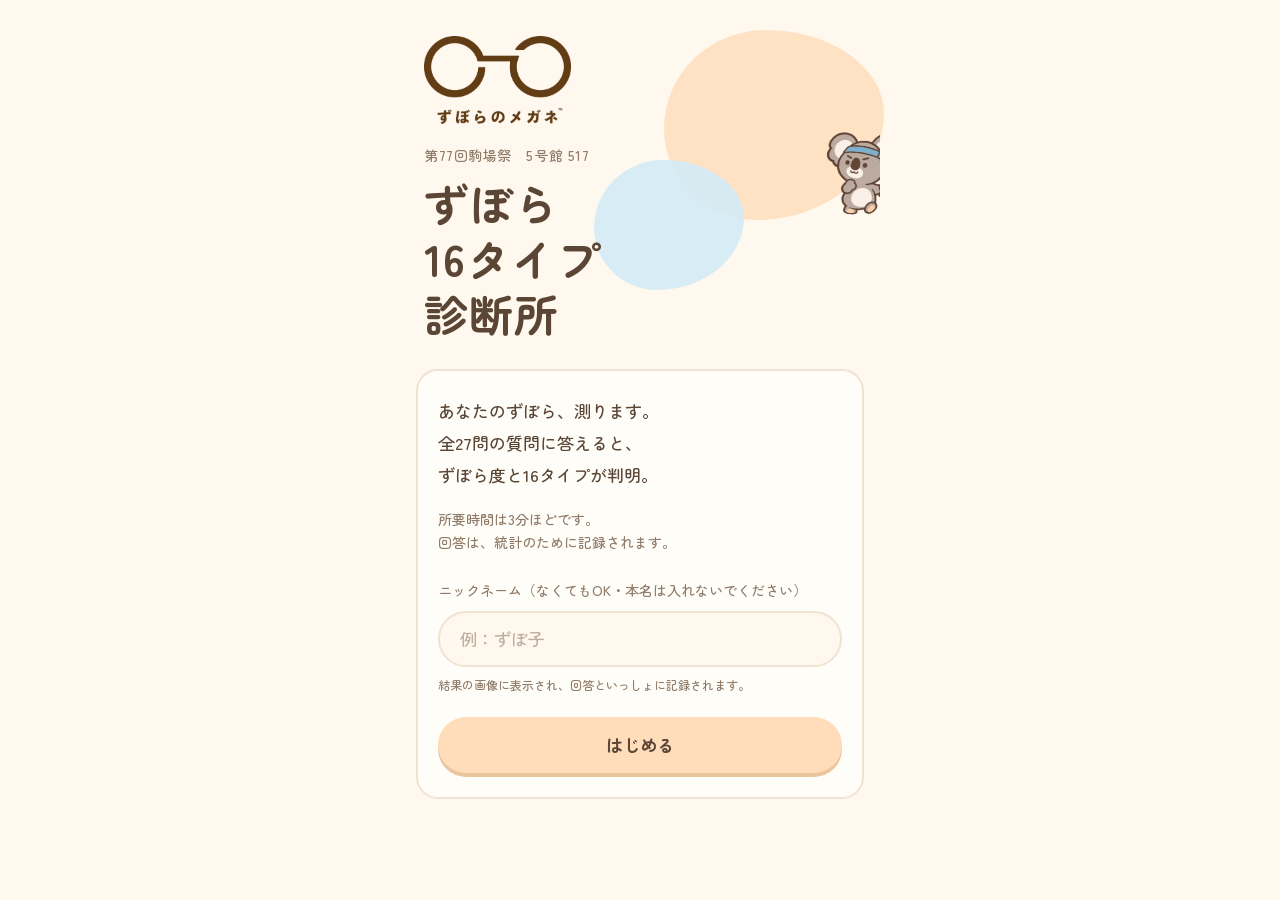
<file: index.src.html>
<!doctype html>
<html lang="ja">
<head>
  <meta charset="utf-8">
  <meta name="viewport" content="width=device-width, initial-scale=1, viewport-fit=cover">
  <meta name="theme-color" content="#FFF8EE">
  <meta name="robots" content="noindex">
  <title>ずぼら16タイプ診断所</title>
  <link rel="stylesheet" href="css/style.css">
</head>
<body>
  <main class="wrap">

    <section id="start" class="screen">
      <div class="start-head">
        <div class="fall-layer" id="fall-layer" aria-hidden="true"></div>
        <img class="start-logo" id="start-logo" alt="ずぼらのメガネ" hidden>
        <p class="start-place">第77回駒場祭　5号館 517</p>
        <h1 class="start-title">ずぼら<br>16タイプ<br>診断所</h1>
      </div>
      <div class="sheet start-body">
        <p class="lead">あなたのずぼら、測ります。<br>全27問の質問に答えると、<br>ずぼら度と16タイプが判明。</p>
        <p class="note">所要時間は3分ほどです。<br>回答は、統計のために記録されます。</p>
        <label class="nick" for="nickname">
          <span class="nick-label">ニックネーム（なくてもOK・本名は入れないでください）</span>
          <input id="nickname" class="nick-input" type="text" maxlength="10" autocomplete="off" autocapitalize="off" spellcheck="false" enterkeyhint="go" placeholder="例：ずぼ子">
          <span class="nick-note">結果の画像に表示され、回答といっしょに記録されます。</span>
        </label>
        <p class="staff-flag" hidden>スタッフ入力モード（紙と同じ順番）</p>
        <button type="button" class="btn btn-main" id="btn-start" disabled>読み込み中…</button>
        <p class="boot-help" id="boot-help" hidden>うまく始まらないときは、ページを再読み込みしてください。<br>それでもだめなら、Safari か Chrome で開き直してください。</p>
      </div>
    </section>

    <section id="quiz" class="screen" hidden>
      <header class="progress" aria-live="polite">
        <div class="progress-bar"><span class="progress-fill"></span></div>
        <p class="progress-text"><span id="progress-count">0</span> / 27</p>
      </header>
      <ol class="questions" id="questions"></ol>
      <div class="pager">
        <button type="button" class="btn btn-sub" id="btn-back">もどる</button>
        <button type="button" class="btn btn-main" id="btn-next">次へ</button>
      </div>
    </section>

    <section id="result" class="screen" hidden>
      <h2 class="visually-hidden">診断結果</h2>
      <div class="result-figure">
        <img id="result-img" alt="">
        <p class="result-wait" id="result-wait">集計しています</p>
      </div>
      <div class="venue-ask">
        <p>自分の該当するずぼらタイプのイラストの下に<b>シールを貼ってください</b>。</p>
        <p>自分の<b>ずぼらエピソード</b>の共有もお願いします！</p>
      </div>
      <div class="vote">
        <p>楽しんでいただけたら、ぜひ<b>投票</b>お願いします！</p>
        <a class="btn btn-vote" href="https://www.komabasai.net/77/project/428/" target="_blank" rel="noopener">駒場祭公式サイトで投票する</a>
      </div>
      <div class="result-actions">
        <button type="button" class="btn btn-main" id="btn-share">画像を保存・シェア</button>
        <p class="note">画像を長押ししても保存できます。</p>
        <p class="note small">※この偏差値は推定分布に基づく簡易的なものです。<br>本診断は学術的な心理検査ではなく、企画として楽しむものです。</p>
        <button type="button" class="btn btn-sub" id="btn-again">はじめからやり直す</button>
      </div>
    </section>

    <noscript><p class="sheet">このページを使うには JavaScript を有効にしてください。</p></noscript>
  </main>

  <template id="tpl-question">
    <li class="q">
      <p class="q-text"><span class="q-no"></span><span class="q-body"></span></p>
      <div class="scale" role="radiogroup">
        <!-- 左端「そう思う」=6 … 右端「そう思わない」=0 -->
      </div>
      <div class="scale-labels" aria-hidden="true"><span class="agree">そう思う</span><span class="disagree">そう思わない</span></div>
    </li>
  </template>

  <script type="module" src="js/app.min.js"></script>
  <script nomodule>document.getElementById('boot-help').hidden = false;</script>
  <script>
    // 8秒たっても起動しないときは、案内を出し、原因を調べるための短い報告を送る（OSとブラウザの種類だけ。個人は特定しない）
    (function () {
      var errs = [];
      window.addEventListener('error', function (e) { errs.push(String(e.message || (e.target && e.target.src) || 'error').slice(0, 120)); }, true);
      window.addEventListener('unhandledrejection', function (e) { errs.push(String(e.reason).slice(0, 120)); });
      setTimeout(function () {
        if (window.zuboraReady) return;
        document.getElementById('boot-help').hidden = false;
        try {
          var ua = navigator.userAgent;
          var os = (ua.match(/(iPhone OS|CPU OS) [\d_]+/) || ua.match(/Android [\d.]+/) || ['other'])[0].replace('CPU OS', 'iPadOS').replace('iPhone OS', 'iOS');
          var app = (ua.match(/Line|Instagram|FBAN|Twitter|CriOS|FxiOS|EdgiOS|SamsungBrowser|Chrome|Safari/) || ['?'])[0];
          var body = JSON.stringify({ kind: 'boot', v: '__VERSION__', os: os, app: app, module: 'noModule' in document.createElement('script'), errs: errs.slice(0, 3) });
          fetch('__ENDPOINT__', { method: 'POST', mode: 'no-cors', headers: { 'Content-Type': 'text/plain;charset=utf-8' }, body: body, keepalive: true }).catch(function () {});
        } catch (e) { /* 何もしない */ }
      }, 8000);
    })();
  </script>
</body>
</html>
</file>
<file: css/style.css>
@font-face {
  font-family: 'ZenMaru';
  src: url('../fonts/ZenMaru-500.woff2') format('woff2');
  font-weight: 400 600;
  font-display: swap;
}
@font-face {
  font-family: 'ZenMaru';
  src: url('../fonts/ZenMaru-700.woff2') format('woff2');
  font-weight: 700 900;
  font-display: swap;
}

:root {
  --bg: #FFF8EE;
  --paper: #FFFDF8;
  --line: #F0E3D2;
  --ink: #5B4636;
  --ink-soft: #8F7B68;
  --orange: #FFDDBB;
  --orange-deep: #EFA46A;
  --blue: #D3ECF7;
  --blue-deep: #7DB7D5;
  --mid: #CDBFAF;
  --radius: 22px;
  color-scheme: light;
}

* { box-sizing: border-box; }
html { -webkit-text-size-adjust: 100%; }
body {
  margin: 0;
  background: var(--bg);
  color: var(--ink);
  font-family: 'ZenMaru', 'Hiragino Maru Gothic ProN', 'Hiragino Sans', 'Noto Sans JP', sans-serif;
  font-weight: 500;
  line-height: 1.7;
  -webkit-tap-highlight-color: transparent;
}
[hidden] { display: none !important; }
.visually-hidden {
  position: absolute; width: 1px; height: 1px; overflow: hidden; clip: rect(0 0 0 0); white-space: nowrap;
}

.wrap {
  max-width: 480px;
  margin: 0 auto;
  padding: 0 16px calc(32px + env(safe-area-inset-bottom));
}

.sheet {
  background: var(--paper);
  border: 2px solid var(--line);
  border-radius: var(--radius);
  padding: 24px 20px;
}

.note { color: var(--ink-soft); font-size: 14px; margin: 12px 0 0; }
.note.small { font-size: 12px; line-height: 1.6; }
.note, .lead, .q-text { text-wrap: pretty; }

/* ボタン */
.btn {
  display: block;
  width: 100%;
  min-height: 56px;
  border: 0;
  border-radius: 999px;
  font: inherit;
  font-weight: 700;
  font-size: 17px;
  color: var(--ink);
  cursor: pointer;
  touch-action: manipulation;
  transition: transform .12s ease, background-color .2s;
}
.btn:active { transform: scale(.97); }
.btn-main { background: var(--orange); box-shadow: 0 4px 0 #EBC59E; }
.btn-main:active { box-shadow: 0 1px 0 #EBC59E; transform: translateY(3px); }
.btn-sub { background: transparent; border: 2px solid var(--line); color: var(--ink-soft); }
.btn:disabled { opacity: .6; cursor: default; }
.btn:focus-visible { outline: 3px solid var(--blue-deep); outline-offset: 3px; }

/* スタート */
.start-head {
  position: relative;
  padding: 36px 8px 28px;
}
.start-head::before,
.start-head::after {
  content: '';
  position: absolute;
  z-index: -1;
  border-radius: 46% 54% 58% 42% / 52% 44% 56% 48%;
}
.start-head::before { width: 220px; height: 190px; background: var(--orange); top: 30px; right: -20px; opacity: .8; }
.start-head::after { width: 150px; height: 130px; background: var(--blue); top: 160px; right: 120px; opacity: .9; }
.start-logo {
  display: block;
  max-width: 60%;
  max-height: 88px;
  margin: 0 0 20px;
  object-fit: contain;
}
.start-place { margin: 0 0 8px; font-size: 14px; color: var(--ink-soft); letter-spacing: .04em; }
.start-title {
  margin: 0;
  font-size: 44px;
  line-height: 1.25;
  font-weight: 700;
  letter-spacing: .02em;
}
.start-body .lead { margin: 0; font-size: 17px; line-height: 1.9; }
.start-body .note { margin: 16px 0 24px; }
.nick { display: block; margin: 0 0 22px; }
.nick-label { display: block; margin-bottom: 8px; font-size: 14px; color: var(--ink-soft); }
.nick-input {
  display: block;
  width: 100%;
  min-height: 56px;
  padding: 0 20px;
  border: 2px solid var(--line);
  border-radius: 999px;
  background: var(--bg);
  color: var(--ink);
  font: inherit;
  font-size: 17px; /* 16px未満だと iPhone が入力時に拡大する */
}
.nick-input::placeholder { color: #BFAF9E; }
.nick-input:focus { outline: none; border-color: var(--blue-deep); background: var(--paper); }
.nick-note { display: block; margin-top: 8px; font-size: 12px; color: var(--ink-soft); }
.boot-help { margin: 14px 0 0; font-size: 14px; color: #C9692A; text-wrap: pretty; }
.staff-flag {
  margin: -8px 0 20px;
  padding: 8px 14px;
  border-radius: 12px;
  background: var(--blue);
  font-size: 14px;
}

/* 落ちてくるイラスト。見出しの文字より下、背景の飾りより上に重ねる */
.fall-layer {
  /* 白いカードより上の、見出しのまわりだけを流れる（カードの後ろに隠れないように） */
  position: absolute;
  top: 0;
  bottom: 0;
  left: -16px;
  right: -16px;
  overflow: hidden;
  z-index: 0;
  pointer-events: none;
}
.fall-item {
  position: absolute;
  left: 0;
  top: 0;
  pointer-events: auto;
  touch-action: none;
  user-select: none;
  -webkit-user-select: none;
  -webkit-touch-callout: none;
  cursor: grab;
  will-change: transform;
}
.fall-item.is-held { cursor: grabbing; filter: drop-shadow(0 6px 8px rgba(91, 70, 54, .18)); }
.start-head { pointer-events: none; }
.start-logo, .start-place, .start-title { position: relative; z-index: 1; }
#start .sheet { position: relative; z-index: 1; }

/* 進捗 */
.progress {
  position: sticky;
  top: 0;
  z-index: 5;
  display: flex;
  align-items: center;
  gap: 12px;
  margin: 0 -16px 8px;
  padding: calc(12px + env(safe-area-inset-top)) 20px 12px;
  background: color-mix(in srgb, var(--bg) 92%, transparent);
  backdrop-filter: blur(6px);
  -webkit-backdrop-filter: blur(6px);
}
.progress-bar {
  flex: 1;
  height: 10px;
  border-radius: 999px;
  background: #F3E9DC;
  overflow: hidden;
}
.progress-fill {
  display: block;
  height: 100%;
  width: 0;
  border-radius: inherit;
  background: var(--blue-deep);
  transition: width .3s ease;
}
.progress-text { margin: 0; font-size: 14px; color: var(--ink-soft); font-variant-numeric: tabular-nums; min-width: 52px; text-align: right; }

/* 設問 */
.questions { list-style: none; margin: 0; padding: 0; }
.q {
  background: var(--paper);
  border: 2px solid var(--line);
  border-radius: var(--radius);
  padding: 22px 10px 14px;
  margin: 0 0 14px;
  transition: opacity .25s ease, border-color .25s ease;
  scroll-margin-top: 90px;
}
.q.is-dim { opacity: .45; }
.q.is-active { border-color: #E9CFAF; }
.q.is-missing { animation: nudge .4s ease 2; border-color: var(--orange-deep); }
@keyframes nudge {
  0%, 100% { transform: translateX(0); }
  30% { transform: translateX(-5px); }
  70% { transform: translateX(5px); }
}
.q-text { margin: 0 6px 18px; font-size: 17px; line-height: 1.75; }
.q-no { display: inline-block; min-width: 1.8em; color: var(--ink-soft); font-size: 14px; }

/* 7つのマスを同じ幅にして、丸は必ずマスの中央・マスより小さく収める */
.scale {
  display: grid;
  grid-template-columns: repeat(7, 1fr);
  align-items: center;
}
.dot {
  min-width: 0;
  height: 56px;
  padding: 0;
  border: 0;
  background: none;
  display: grid;
  place-items: center;
  cursor: pointer;
  touch-action: manipulation;
}
.dot::before {
  content: '';
  display: block;
  box-sizing: border-box;
  width: min(calc(var(--k) * 100%), calc(var(--k) * 50px));
  aspect-ratio: 1;
  border-radius: 50%;
  border: 3px solid var(--c);
  background: var(--paper);
  transition: background-color .15s ease, transform .15s ease;
}
.dot:active::before { transform: scale(.9); }
.dot[aria-checked='true']::before { background: var(--c); }
.dot:focus-visible { outline: none; }
.dot:focus-visible::before { box-shadow: 0 0 0 4px var(--blue); }

/* 両端が大きく中央が小さい（マスの幅に対する割合）。左＝賛成（橙）、右＝反対（水色） */
.dot[data-v='6'], .dot[data-v='0'] { --k: .88; }
.dot[data-v='5'], .dot[data-v='1'] { --k: .72; }
.dot[data-v='4'], .dot[data-v='2'] { --k: .57; }
.dot[data-v='3'] { --k: .42; --c: var(--mid); }
.dot[data-v='6'], .dot[data-v='5'], .dot[data-v='4'] { --c: var(--orange-deep); }
.dot[data-v='2'], .dot[data-v='1'], .dot[data-v='0'] { --c: var(--blue-deep); }

.scale-labels {
  display: flex;
  justify-content: space-between;
  padding: 2px 2px 0;
  font-size: 13px;
}
.scale-labels .agree { color: #D98A4E; }
.scale-labels .disagree { color: #5E9DBE; }

.pager {
  display: grid;
  grid-template-columns: 1fr 2fr;
  gap: 12px;
  margin-top: 24px;
}
.pager .btn-sub[hidden] + .btn-main { grid-column: 1 / -1; }

/* 結果 */
#result { padding-top: 20px; }
.result-figure {
  position: relative;
  aspect-ratio: 4 / 5;
  border-radius: 28px;
  overflow: hidden;
}
.result-figure img {
  display: block;
  width: 100%;
  height: 100%;
  -webkit-touch-callout: default;
}
.result-figure img:not([src]) { visibility: hidden; }
.result-wait {
  position: absolute;
  inset: 0;
  display: grid;
  place-items: center;
  margin: 0;
  color: var(--ink-soft);
}
/* 会場でのお願い（シール集計とエピソード） */
.venue-ask {
  margin-top: 18px;
  padding: 16px 18px;
  border-radius: var(--radius);
  background: var(--paper);
  border: 2px dashed var(--orange-deep);
  font-size: 16px;
  line-height: 1.75;
  text-wrap: pretty;
}
.venue-ask p { margin: 0; }
.venue-ask p + p { margin-top: 8px; }
.venue-ask b { color: #C9692A; }
/* 駒場祭公式サイトの企画ページ（投票）へのリンク */
.vote { margin-top: 14px; text-align: center; }
.vote p { margin: 0 0 10px; font-size: 16px; }
.vote b { color: #5E9DBE; }
.btn-vote { display: flex; align-items: center; justify-content: center; text-decoration: none; background: var(--blue); box-shadow: 0 4px 0 #B5D8EA; }
.btn-vote:active { box-shadow: 0 1px 0 #B5D8EA; transform: translateY(3px); }
.result-actions { margin-top: 20px; text-align: center; }
.result-actions .btn-sub { margin-top: 24px; }

@media (prefers-reduced-motion: reduce) {
  * { transition: none !important; animation: none !important; scroll-behavior: auto !important; }
}
</file>
